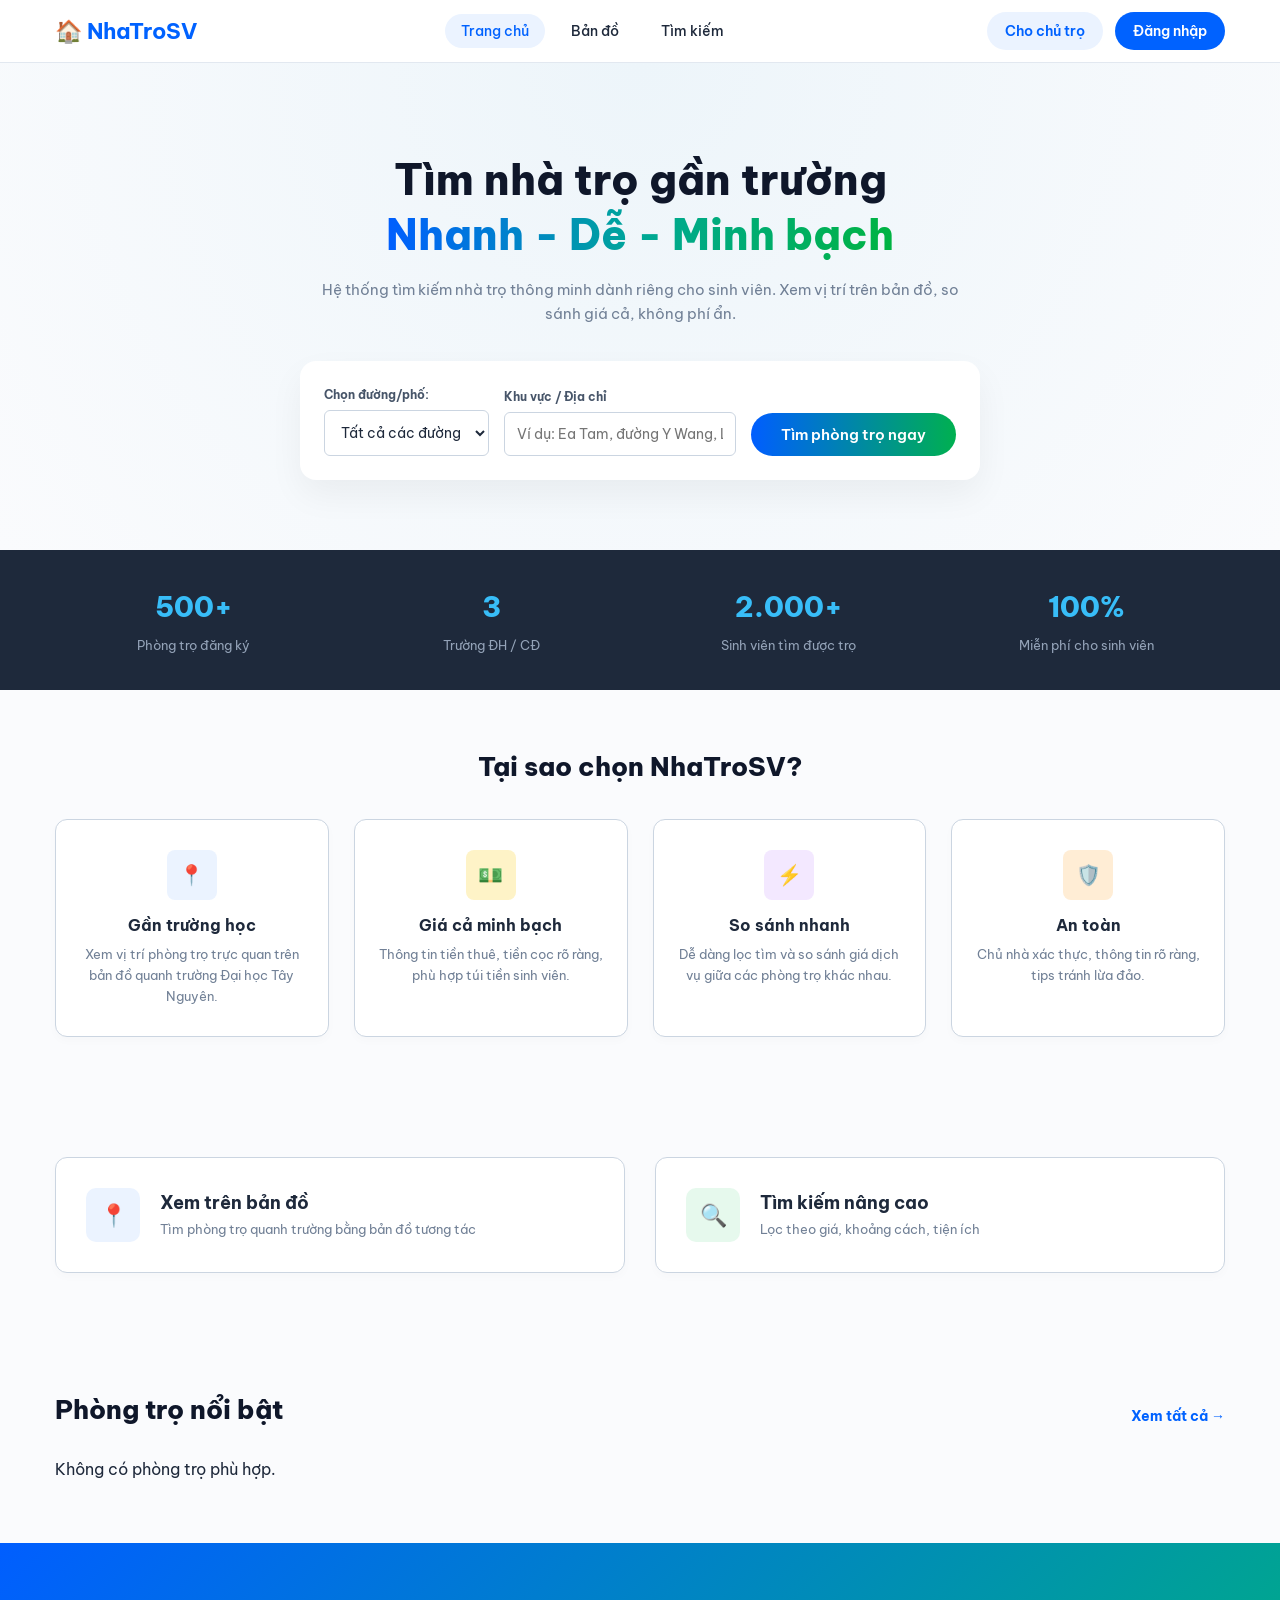
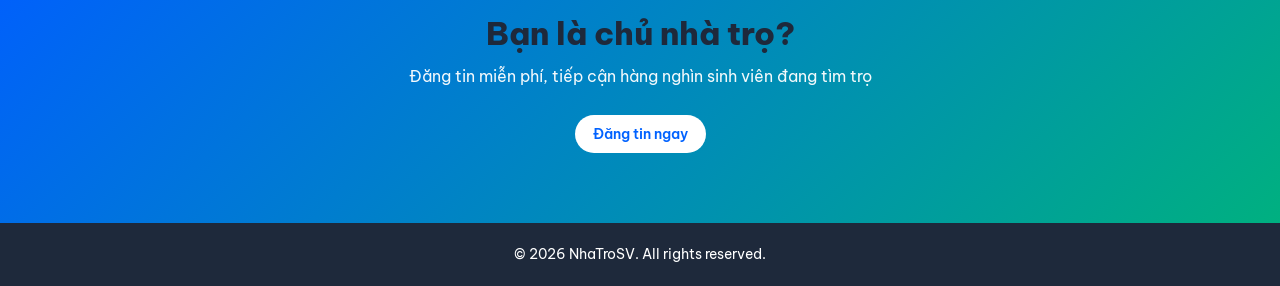
<file: index.html>
<!doctype html>
<html lang="vi">
<head>
    <meta charset="UTF-8">
    <title>NhaTroSV - Đại học Tây Nguyên</title>

    <!-- Fonts -->
    <link
      href="https://fonts.googleapis.com/css2?family=Be+Vietnam+Pro:wght@400;500;600;700&display=swap"
      rel="stylesheet"
    />

    <!-- CSS liên kết theo đúng thư mục của bạn -->
    <link rel="stylesheet" href="css/main.css" />

    <!-- jQuery cơ bản -->
    <script src="https://code.jquery.com/jquery-3.6.0.min.js"></script>

    <!-- JS -->
    <script src="js/main.js"></script>
    <script src="js/data.js"></script>
  </head>
  <body>
    <!-- ==================== HEADER ==================== -->
    <header class="dau-trang">
        <div class="khung-chua">
            <nav class="thanh-dieu-huong">
                <!-- Logo -->
                <a href="index.html" class="logo">
                    <span>🏠 NhaTroSV</span>
                </a>
                
                <!-- Menu -->
                <ul class="menu">
                    <li><a href="index.html" class="menu__link active">Trang chủ</a></li>
                    <li><a href="ban-do.html" class="menu__link">Bản đồ</a></li>
                    <li><a href="tim-kiem.html" class="menu__link">Tìm kiếm</a></li>
                </ul>
                
                <!-- Actions -->
                <div class="hanh-dong" id="vung-hanh-dong">
                    <a href="dang-tin.html" class="btn btn--landlord">Cho chủ trọ</a>
                    <a href="dang-nhap.html" class="btn btn--login">Đăng nhập</a>
                </div>
            </nav>
        </div>
    </header>

    <!-- ==================== HERO SECTION ==================== -->
    <section class="vung-dau">
      <div class="khung-chua">
        <div class="noi-dung-chinh">
          <h1 class="tieu-de-chinh">
            Tìm nhà trọ gần trường <br />
            <span class="chu-chuyen-sac">Nhanh - Dễ - Minh bạch</span>
          </h1>
          <p class="mo-ta-chinh">
            Hệ thống tìm kiếm nhà trọ thông minh dành riêng cho sinh viên. Xem
            vị trí trên bản đồ, so sánh giá cả, không phí ẩn.
          </p>

          <!-- Ô tìm kiếm nhanh -->
          <div class="tim-kiem-nhanh">
            <div class="truong-input">
              <label class="nhan-input">Chọn đường/phố:</label>
              <select id="chon-duong" class="input-select">
                <option value="all">Tất cả các đường</option>
                <option value="Y Wang">Đường Y Wang</option>
                <option value="Lê Duẩn">Đường Lê Duẩn</option>
                <option value="Giải Phóng">Đường Giải Phóng</option>
                <option value="Mai Thị Lựu">Đường Mai Thị Lựu</option>
                <option value="Nguyễn An Ninh">Đường Nguyễn An Ninh</option>
              </select>
            </div>

            <div class="truong-input truong-input--rong">
              <label class="nhan-input">Khu vực / Địa chỉ</label>
              <input
                type="text"
                id="nhap-hem"
                class="input-text"
                placeholder="Ví dụ: Ea Tam, đường Y Wang, Lê Duẩn..."
              />
            </div>

            <button id="btn-tim" class="btn btn--chinh btn--tim">
              Tìm phòng trọ ngay
            </button>
          </div>
        </div>
      </div>
    </section>

    <!-- ==================== THỐNG KÊ ==================== -->
    <section class="thong-ke">
      <div class="khung-chua">
        <div class="luoi-thong-ke">
          <div class="muc-thong-ke">
            <div class="so-lieu">500+</div>
            <div class="chu-thich">Phòng trọ đăng ký</div>
          </div>
          <div class="muc-thong-ke">
            <div class="so-lieu">3</div>
            <div class="chu-thich">Trường ĐH / CĐ</div>
          </div>
          <div class="muc-thong-ke">
            <div class="so-lieu">2.000+</div>
            <div class="chu-thich">Sinh viên tìm được trọ</div>
          </div>
          <div class="muc-thong-ke">
            <div class="so-lieu">100%</div>
            <div class="chu-thich">Miễn phí cho sinh viên</div>
          </div>
        </div>
      </div>
    </section>

    <!-- ==================== TÍNH NĂNG ==================== -->
    <section class="tinh-nang">
      <div class="khung-chua">
        <h2 class="tieu-de-phan">Tại sao chọn NhaTroSV?</h2>

        <div class="luoi-tinh-nang">
          <div class="the-tinh-nang">
            <div class="icon-tinh-nang icon-tinh-nang--xanh">📍</div>
            <h3 class="tieude-tinh-nang">Gần trường học</h3>
            <p class="mota-tinh-nang">
              Xem vị trí phòng trọ trực quan trên bản đồ quanh trường Đại học
              Tây Nguyên.
            </p>
          </div>

          <div class="the-tinh-nang">
            <div class="icon-tinh-nang icon-tinh-nang--vang">💵</div>
            <h3 class="tieude-tinh-nang">Giá cả minh bạch</h3>
            <p class="mota-tinh-nang">
              Thông tin tiền thuê, tiền cọc rõ ràng, phù hợp túi tiền sinh viên.
            </p>
          </div>

          <div class="the-tinh-nang">
            <div class="icon-tinh-nang icon-tinh-nang--tim">⚡</div>
            <h3 class="tieude-tinh-nang">So sánh nhanh</h3>
            <p class="mota-tinh-nang">
              Dễ dàng lọc tìm và so sánh giá dịch vụ giữa các phòng trọ khác
              nhau.
            </p>
          </div>

          <div class="the-tinh-nang">
            <div class="icon-tinh-nang icon-tinh-nang--cam">🛡️</div>
            <h3 class="tieude-tinh-nang">An toàn</h3>
            <p class="mota-tinh-nang">
              Chủ nhà xác thực, thông tin rõ ràng, tips tránh lừa đảo.
            </p>
          </div>
        </div>
      </div>
    </section>

    <!-- ==================== HÀNH ĐỘNG NHANH ==================== -->
    <section class="hanh-dong-nhanh">
      <div class="khung-chua">
        <div class="luoi-hanh-dong">
          <a href="ban-do.html" class="the-hanh-dong">
            <div class="icon-hanh-dong icon-hanh-dong--xanh">📍</div>
            <div class="noidung-hanh-dong">
              <h3>Xem trên bản đồ</h3>
              <p>Tìm phòng trọ quanh trường bằng bản đồ tương tác</p>
            </div>
          </a>

          <a href="tim-kiem.html" class="the-hanh-dong">
            <div class="icon-hanh-dong icon-hanh-dong--luc">🔍</div>
            <div class="noidung-hanh-dong">
              <h3>Tìm kiếm nâng cao</h3>
              <p>Lọc theo giá, khoảng cách, tiện ích</p>
            </div>
          </a>
        </div>
      </div>
    </section>

    <!-- ==================== TRỌ MỚI XUẤT HIỆN ==================== -->
    <section class="tro-moi">
        <div class="khung-chua">
            <div class="tieu-de-vung">
                <div class="ben-trai">
                    <h2 class="tieu-de-phan">Phòng trọ nổi bật</h2>
                </div>
                <a href="tim-kiem.html" class="xem-tat-ca">Xem tất cả →</a>
            </div>
            
            <!-- Thùng chứa danh sách phòng trọ nổi bật -->
            <div id="danh-sach-tro" class="luoi-phong"></div> 

            <!-- THẺ MẪU CARD PHÒNG TĨNH -->
            <template id="mau-card-phong">
                <a href="#" class="card-phong">
                    <div class="card-phong__khung-anh">
                        <div class="card-phong__nhan">Còn phòng</div>
                        <img class="card-phong__anh-that" src="" alt="ảnh phòng">
                        <div class="room-image-placeholder">Ảnh phòng trọ mẫu</div>
                    </div>
                    <div class="card-phong__noi-dung">
                        <h3 class="card-phong__tieu-de">Tiêu đề</h3>
                        <p class="card-phong__dia-chi">📍 Địa chỉ</p>
                        <div class="card-phong__thong-so">
                            <span class="card-phong-dien-tich">📐 0 m²</span>
                            <span class="card-phong-loai-phong">🚪 Phòng đơn</span>
                        </div>
                        <div class="card-phong__vach-ngan"></div>
                        <div class="card-phong__dong-gia">
                            <span class="card-phong__nhan-gia">Giá thuê:</span>
                            <strong class="card-phong__gia">0đ</strong>
                        </div>
                    </div>
                </a>
            </template>
        </div>

        <!-- Thùng chứa danh sách phòng - sẽ được render bằng JS -->
        <div id="danh-sach-tro" class="luoi-phong"></div>
      </div>
    </section>

    <!-- ==================== CTA ==================== -->
    <section class="goi-y">
      <div class="khung-chua">
        <div class="noi-dung-goi-y">
          <h2 class="tieu-de-goi-y">Bạn là chủ nhà trọ?</h2>
          <p class="mo-ta-goi-y">
            Đăng tin miễn phí, tiếp cận hàng nghìn sinh viên đang tìm trọ
          </p>
          <a href="dang-tin.html" class="btn btn--goi-y">Đăng tin ngay</a>
        </div>
      </div>
    </section>

    <!-- ==================== FOOTER ==================== -->
    <footer class="chan-trang">
      <div class="khung-chua">
        <p>&copy; 2026 NhaTroSV. All rights reserved.</p>
      </div>
    </footer>
  </body>
</html>
</file>
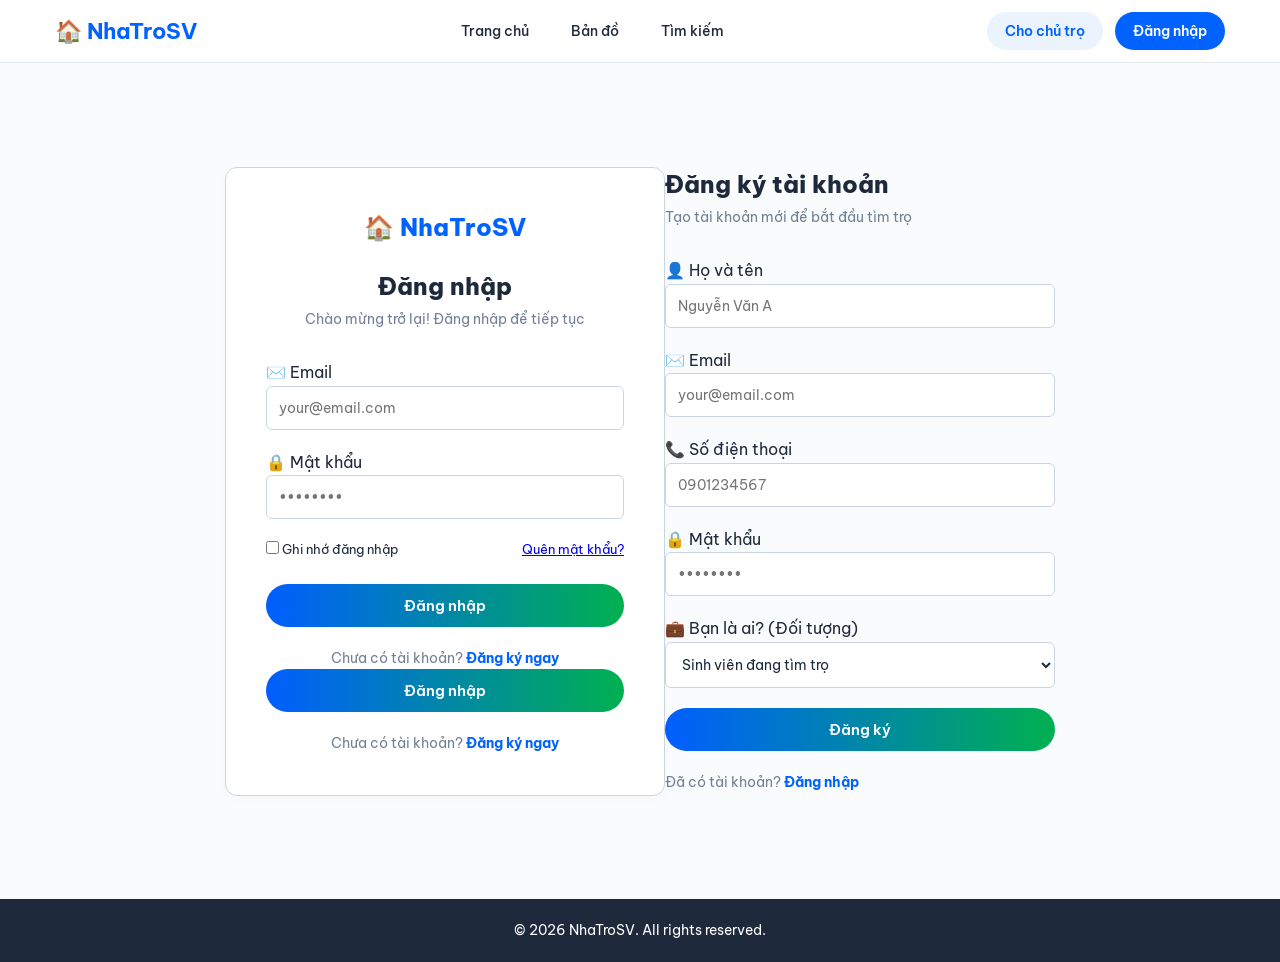
<file: dang-nhap.html>
<!doctype html>
<html lang="vi">
<head>
    <meta charset="UTF-8">
    <title>Đăng nhập & Đăng ký - NhaTroSV</title>

    <!-- Fonts -->
    <link
      href="https://fonts.googleapis.com/css2?family=Be+Vietnam+Pro:wght@400;500;600;700&display=swap"
      rel="stylesheet"
    />

    <!-- CSS liên kết theo đúng cấu trúc của bạn -->
    <link rel="stylesheet" href="css/base.css" />
    <link rel="stylesheet" href="css/layout.css" />
    <link rel="stylesheet" href="css/components.css" />
    <link rel="stylesheet" href="css/pages.css" />
    <link rel="stylesheet" href="css/main.css" />

    <!-- jQuery cơ bản -->
    <script src="https://code.jquery.com/jquery-3.6.0.min.js"></script>

    <!-- JS xử lý dữ liệu -->
    <script src="js/data.js"></script>
    <script src="js/main.js"></script>
  </head>
  <body>
    <!-- ==================== HEADER ==================== -->
    <header class="dau-trang">
      <div class="khung-chua">
        <nav class="thanh-dieu-huong">
          <!-- Logo -->
          <a href="index.html" class="logo">
            <span>🏠 NhaTroSV</span>
          </a>

          <!-- Menu -->
          <ul class="menu">
            <li><a href="index.html" class="menu__link">Trang chủ</a></li>
            <li><a href="ban-do.html" class="menu__link">Bản đồ</a></li>
            <li><a href="tim-kiem.html" class="menu__link">Tìm kiếm</a></li>
          </ul>

          <!-- Actions (Sẽ được JS tự động thay đổi khi đã đăng nhập) -->
          <div class="hanh-dong" id="vung-hanh-dong">
            <a href="dang-tin.html" class="btn btn--landlord">Cho chủ trọ</a>
            <a href="dang-nhap.html" class="btn btn--login active">Đăng nhập</a>
          </div>
        </nav>
      </div>
    </header>

    <!-- ==================== KHUNG CHỨA TÀI KHOẢN TRUNG TÂM ==================== -->
    <div class="trang-tai-khoan">
      <div class="khung-tai-khoan">
        <div class="logo-trung-tam">🏠 NhaTroSV</div>

        <!-- ==================== FORM 1: ĐĂNG NHẬP ==================== -->
        <div id="khung-dang-nhap">
          <h2 class="tieu-de-tai-khoan">Đăng nhập</h2>
          <p class="mo-ta-tai-khoan">
            Chào mừng trở lại! Đăng nhập để tiếp tục
          </p>

                <form id="form-dang-nhap-truc-tiep">
                    <div class="truong-nhap">
                        <label class="nhan-nhap">✉️ Email</label>
                        <input type="email" id="nhap-email" class="input-text" placeholder="your@email.com" required>
                    </div>
                    <div class="truong-nhap">
                        <label class="nhan-nhap">🔒 Mật khẩu</label>
                        <input type="password" id="nhap-mat-khau" class="input-text" placeholder="••••••••" required>
                    </div>

                    <div class="ghi-nho-nhom">
                        <label class="ghi-nho-nhan">
                            <input type="checkbox"> Ghi nhớ đăng nhập
                        </label>
                        <a href="#" class="quen-mat-khau" onclick="alert('Tính năng đang phát triển!'); return false;">Quên mật khẩu?</a>
                    </div>

                    <button type="submit" class="btn btn--chinh btn--dang-nhap">Đăng nhập</button>
                </form>

                <p class="lien-ket-chuyen">Chưa có tài khoản? <a href="#" id="link-sang-dang-ky">Đăng ký ngay</a></p>
            </div>

            <!-- ==================== FORM 2: ĐĂNG KÝ (MẶC ĐỊNH ẨN BẰNG CLASS AN) ==================== -->
            <div id="khung-dang-ky">
                <h2 class="tieu-de-tai-khoan">Đăng ký tài khoản</h2>
                <p class="mo-ta-tai-khoan">Tạo tài khoản mới để bắt đầu tìm trọ</p>

                <form id="form-dang-ky-truc-tiep">
                    <div class="truong-nhap">
                        <label class="nhan-nhap">👤 Họ và tên</label>
                        <input type="text" id="ky-ten" class="input-text" placeholder="Nguyễn Văn A" required>
                    </div>

                    <div class="truong-nhap">
                        <label class="nhan-nhap">✉️ Email</label>
                        <input type="email" id="ky-email" class="input-text" placeholder="your@gmail.com" required>
                    </div>

                    <div class="truong-nhap">
                        <label class="nhan-nhap">📞 Số điện thoại</label>
                        <input type="text" id="ky-sodt" class="input-text" placeholder="0901234567" required>
                    </div>

                    <div class="truong-nhap">
                        <label class="nhan-nhap">🔒 Mật khẩu</label>
                        <input type="password" id="ky-mat-khau" class="input-text" placeholder="••••••••" required>
                    </div>

                    <!-- NÚT CHỌN ĐỐI TƯỢNG ĐĂNG KÝ: SINH VIÊN / CHỦ TRỌ -->
                    <div class="truong-nhap">
                        <label class="nhan-nhap">💼 Bạn là ai? (Đối tượng)</label>
                        <select id="ky-vai-tro" class="input-select">
                            <option value="student">Sinh viên đang tìm trọ</option>
                            <option value="landlord">Chủ nhà trọ cho thuê</option>
                        </select>
                    </div>

                    <button type="submit" class="btn btn--chinh btn-dang-ky-moi">Đăng ký</button>
                </form>

                <p class="lien-ket-chuyen">Đã có tài khoản? <a href="#" id="link-sang-dang-nhap">Đăng nhập</a></p>
            </div>

            <button type="submit" class="btn btn--chinh btn--dang-nhap">
              Đăng nhập
            </button>
          </form>

          <p class="lien-ket-chuyen">
            Chưa có tài khoản?
            <a href="#" id="link-sang-dang-ky">Đăng ký ngay</a>
          </p>
        </div>

        <!-- ==================== FORM 2: ĐĂNG KÝ (MẶC ĐỊNH ẨN BẰNG CLASS AN) ==================== -->
        <div id="khung-dang-ky">
          <h2 class="tieu-de-tai-khoan">Đăng ký tài khoản</h2>
          <p class="mo-ta-tai-khoan">Tạo tài khoản mới để bắt đầu tìm trọ</p>

          <form id="form-dang-ky-truc-tiep">
            <div class="truong-nhap">
              <label class="nhan-nhap">👤 Họ và tên</label>
              <input
                type="text"
                id="ky-ten"
                class="input-text"
                placeholder="Nguyễn Văn A"
                required
              />
            </div>

            <div class="truong-nhap">
              <label class="nhan-nhap">✉️ Email</label>
              <input
                type="email"
                id="ky-email"
                class="input-text"
                placeholder="your@email.com"
                required
              />
            </div>

            <div class="truong-nhap">
              <label class="nhan-nhap">📞 Số điện thoại</label>
              <input
                type="text"
                id="ky-sodt"
                class="input-text"
                placeholder="0901234567"
                required
              />
            </div>

            <div class="truong-nhap">
              <label class="nhan-nhap">🔒 Mật khẩu</label>
              <input
                type="password"
                id="ky-mat-khau"
                class="input-text"
                placeholder="••••••••"
                required
              />
            </div>

            <!-- NÚT CHỌN ĐỐI TƯỢNG ĐĂNG KÝ: SINH VIÊN / CHỦ TRỌ -->
            <div class="truong-nhap">
              <label class="nhan-nhap">💼 Bạn là ai? (Đối tượng)</label>
              <select id="ky-vai-tro" class="input-select">
                <option value="student">Sinh viên đang tìm trọ</option>
                <option value="landlord">Chủ nhà trọ cho thuê</option>
              </select>
            </div>

            <button type="submit" class="btn btn--chinh btn-dang-ky-moi">
              Đăng ký
            </button>
          </form>

          <p class="lien-ket-chuyen">
            Đã có tài khoản? <a href="#" id="link-sang-dang-nhap">Đăng nhập</a>
          </p>
        </div>
      </div>
    </div>
    <footer class="chan-trang">
        <div class="khung-chua">
            <p>&copy; 2026 NhaTroSV. All rights reserved.</p>
        </div>
</body>
</html>
</file>
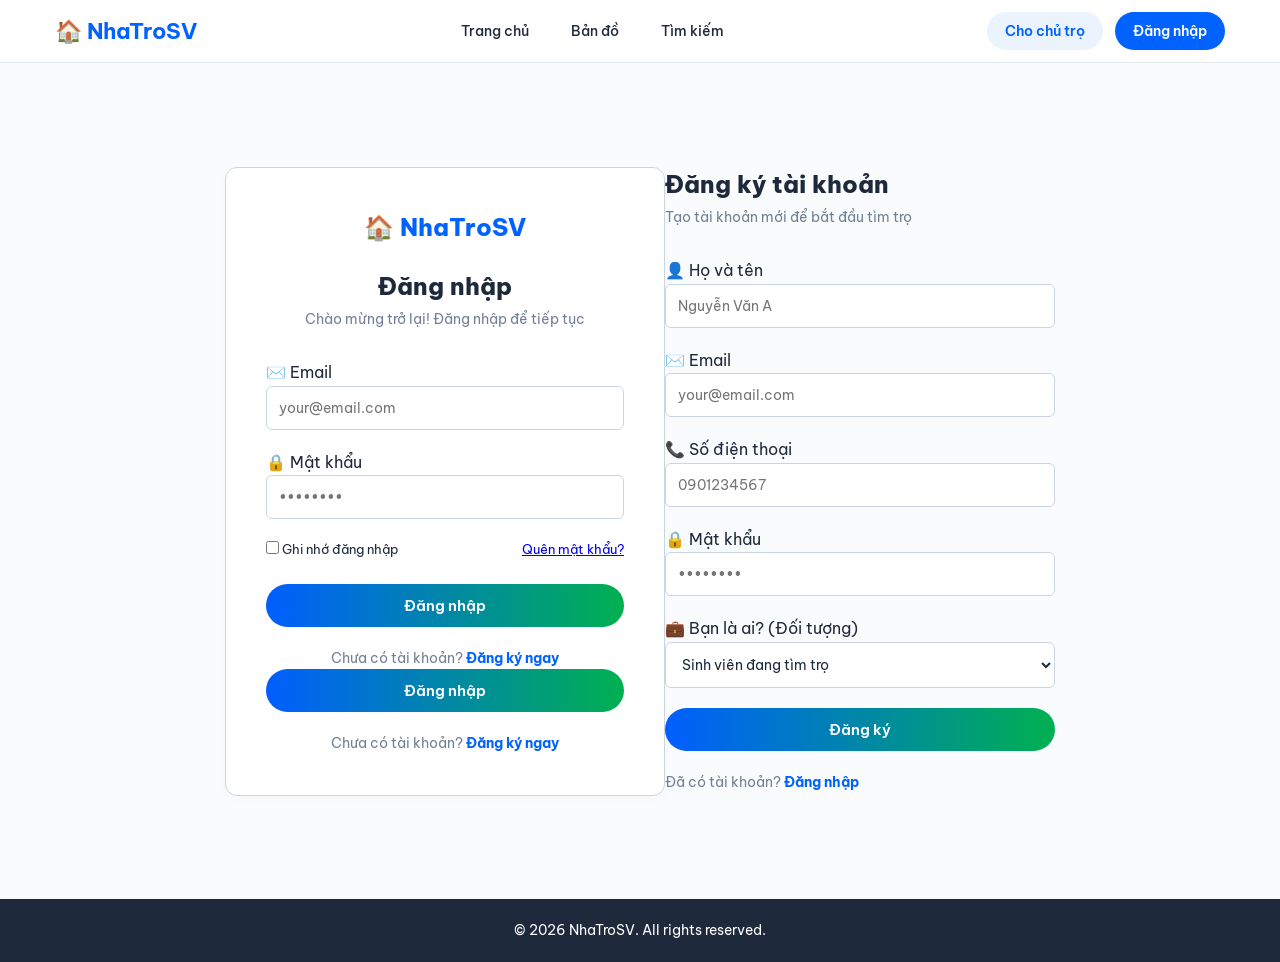
<file: dang-tin.html>
<!doctype html>
<html lang="vi">
  <head>
    <meta charset="UTF-8" />
    <title>Đăng tin cho thuê phòng trọ - NhaTroSV</title>

    <!-- Fonts -->
    <link
      href="https://fonts.googleapis.com/css2?family=Be+Vietnam+Pro:wght@400;500;600;700&display=swap"
      rel="stylesheet"
    />

    <!-- CSS liên kết theo đúng cấu trúc của bạn -->
    <link rel="stylesheet" href="css/base.css" />
    <link rel="stylesheet" href="css/layout.css" />
    <link rel="stylesheet" href="css/components.css" />
    <link rel="stylesheet" href="css/pages.css" />
    <link rel="stylesheet" href="css/main.css" />

    <!-- jQuery online chuẩn -->
    <script src="https://code.jquery.com/jquery-3.6.0.min.js"></script>

    <!-- JS xử lý dữ liệu -->
    <script src="js/data.js"></script>
    <script src="js/main.js"></script>
  </head>
  <body>
    <!-- ==================== HEADER ==================== -->
    <header class="dau-trang">
      <div class="khung-chua">
        <nav class="thanh-dieu-huong">
          <!-- Logo -->
          <a href="index.html" class="logo">
            <span>🏠 NhaTroSV</span>
          </a>

          <!-- Menu -->
          <ul class="menu">
            <li><a href="index.html" class="menu__link">Trang chủ</a></li>
            <li><a href="ban-do.html" class="menu__link">Bản đồ</a></li>
            <li><a href="tim-kiem.html" class="menu__link">Tìm kiếm</a></li>
          </ul>

          <!-- Actions -->
          <div class="hanh-dong" id="vung-hanh-dong">
            <a href="dang-tin.html" class="btn btn--landlord active"
              >Đăng tin trọ</a
            >
            <a href="dang-nhap.html" class="btn btn--login">Đăng nhập</a>
          </div>
        </nav>
      </div>
    </header>

    <!-- ==================== KHUNG ĐĂNG TIN THIẾT KẾ CHUẨN ==================== -->
    <div class="trang-dang-tin">
      <div class="khung-chua-nho">
        <h1 class="tieu-de-trang">Đăng tin cho thuê phòng trọ</h1>
        <p class="mo-ta-trang" style="text-align: center">
          Miễn phí - Tiếp cận hàng nghìn sinh viên ĐH Tây Nguyên
        </p>

        <!-- Toàn bộ các trường nhập được bao bọc gọn trong một khung Card trắng bo góc giống ảnh mẫu -->
        <form id="form-dang-tin" class="form-dang-tin">
          <!-- KHỐI 1: THÔNG TIN CƠ BẢN -->
          <div class="dau-khung-nhap">
            <span class="emoji-khoi">📄</span>
            <div>
              <h3>Thông tin cơ bản</h3>
              <p>Mô tả phòng trọ của bạn</p>
            </div>
          </div>

          <div class="nhom-truong">
            <label class="nhan-form">Tiêu đề tin đăng *</label>
            <input
              type="text"
              id="dang-tieu-de"
              class="input-text"
              placeholder="VD: Phòng trọ cao cấp gần ĐH Tây Nguyên"
              required
            />
          </div>

          <div class="nhom-truong">
            <label class="nhan-form">Đường phố (Khu vực Ea Tam) *</label>
            <select id="dang-duong" class="input-select">
              <option value="Y Wang">Đường Y Wang</option>
              <option value="Lê Duẩn">Đường Lê Duẩn</option>
              <option value="Giải Phóng">Đường Giải Phóng</option>
              <option value="Mai Thị Lựu">Đường Mai Thị Lựu</option>
              <option value="Nguyễn An Ninh">Đường Nguyễn An Ninh</option>
            </select>
          </div>

          <div class="nhom-truong">
            <label class="nhan-form">Địa chỉ chi tiết *</label>
            <input
              type="text"
              id="dang-dia-chi"
              class="input-text"
              placeholder="VD: 112 Y Wang, Ea Tam, Buôn Ma Thuột"
              required
            />
          </div>

          <!-- TRƯỜNG TẢI ẢNH BẮT BUỘC ĐÃ ĐƯỢC CHUẨN HÓA GIAO DIỆN -->
          <div class="nhom-truong">
            <label class="nhan-form"
              >Tải ảnh thực tế phòng trọ từ thiết bị *</label
            >
            <input
              type="file"
              id="dang-anh"
              class="input-text"
              accept="image/*"
              required
            />
          </div>

          <div class="hai-cot">
            <div class="nhom-truong">
              <label class="nhan-form">Diện tích (m²) *</label>
              <input
                type="number"
                id="dang-dien-tich"
                class="input-text"
                placeholder="Ví dụ: 25"
                required
              />
            </div>
            <div class="nhom-truong">
              <label class="nhan-form">Loại phòng *</label>
              <select id="dang-loai-phong" class="input-select">
                <option value="single">Phòng đơn</option>
                <option value="double">Phòng đôi</option>
                <option value="dormitory">Ký túc xá</option>
              </select>
            </div>
          </div>

          <!-- KHỐI 2: GIÁ CẢ & CHI PHÍ -->
          <div class="dau-khung-nhap" style="margin-top: 40px">
            <span class="emoji-khoi">💵</span>
            <div>
              <h3>Giá cả và chi phí</h3>
              <p>Thông tin chi phí thuê minh bạch</p>
            </div>
          </div>
          <!-- KHỐI 2B: CHI PHÍ DỊCH VỤ (TÙY CHỌN) -->
          <div class="dau-khung-nhap" style="margin-top: 40px">
            <span class="emoji-khoi">⚡</span>
            <div>
              <h3>Chi phí dịch vụ (tùy chọn)</h3>
              <p>Để trống nếu không thu thêm</p>
            </div>
          </div>
          <div class="hai-cot">
            <div class="nhom-truong">
              <label class="nhan-form">Tiền điện (đ/kWh)</label>
              <input
                type="number"
                id="dang-gia-dien"
                class="input-text"
                placeholder="VD: 3500"
              />
            </div>
            <div class="nhom-truong">
              <label class="nhan-form">Tiền nước (đ/tháng)</label>
              <input
                type="number"
                id="dang-gia-nuoc"
                class="input-text"
                placeholder="VD: 100000"
              />
            </div>
          </div>
          <div class="hai-cot">
            <div class="nhom-truong">
              <label class="nhan-form">Tiền wifi (đ/tháng)</label>
              <input
                type="number"
                id="dang-gia-wifi"
                class="input-text"
                placeholder="VD: 100000"
              />
            </div>
          </div>
          <div class="hai-cot">
            <div class="nhom-truong">
              <label class="nhan-form">Giá thuê (đồng/tháng) *</label>
              <input
                type="number"
                id="dang-gia"
                class="input-text"
                placeholder="VD: 1500000"
                required
              />
            </div>
            <div class="nhom-truong">
              <label class="nhan-form">Tiền cọc (đồng) *</label>
              <input
                type="number"
                id="dang-coc"
                class="input-text"
                placeholder="VD: 1000000"
                required
              />
            </div>
          </div>

          <div class="nhom-truong">
            <label class="nhan-form">Tiện ích sẵn có:</label>
            <div class="nhom-hop-kiem" style="margin-top: 10px">
              <label class="nhan-hop-kiem">
                <input type="checkbox" value="wifi" class="tien-ich-dang" />
                Wifi miễn phí
              </label>
              <label class="nhan-hop-kiem">
                <input type="checkbox" value="may_giat" class="tien-ich-dang" />
                Máy giặt dùng chung
              </label>
              <label class="nhan-hop-kiem">
                <input type="checkbox" value="gac_lung" class="tien-ich-dang" />
                Có gác lửng
              </label>
            </div>
          </div>

          <div class="nhom-truong" style="margin-top: 20px">
            <label class="nhan-form">Số phòng trống hiện có *</label>
            <input
              type="number"
              id="dang-so-luong"
              class="input-text"
              placeholder="VD: 3"
              required
            />
          </div>

          <!-- Nút Đăng tin nổi bật ở cuối hộp -->
          <div class="nhom-nut-gui">
            <button type="submit" class="btn btn--chinh btn--tim">
              Đăng tin phòng trọ ngay
            </button>
          </div>
        </form>
      </div>
    </div>
    <footer class="chan-trang">
      <div class="khung-chua">
        <p>&copy; 2026 NhaTroSV. All rights reserved.</p>
      </div>
    </footer>
  </body>
</html>
</file>
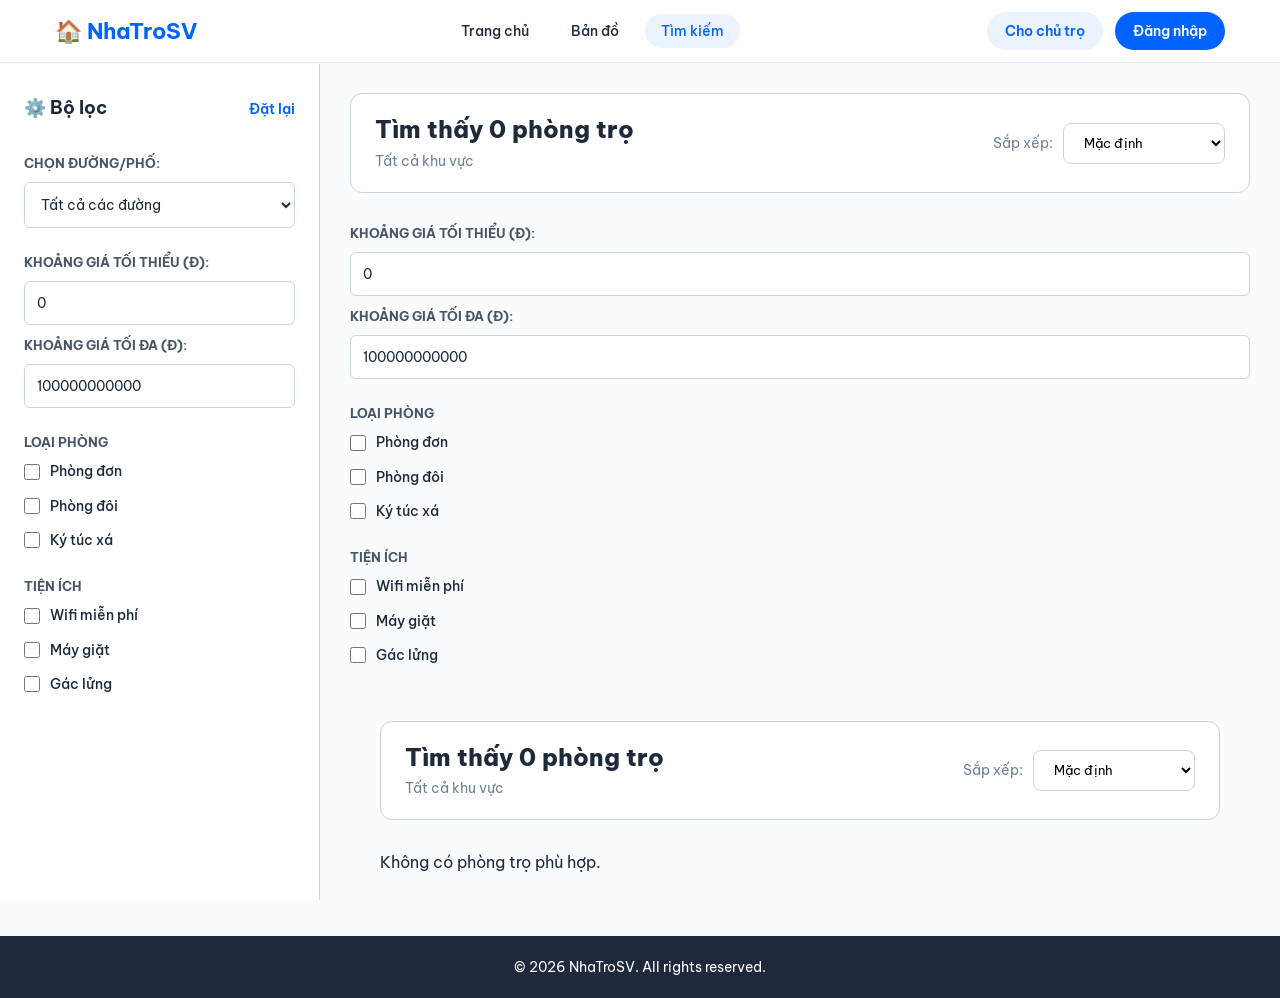
<file: tim-kiem.html>
<!doctype html>
<html lang="vi">
  <head>
    <meta charset="UTF-8" />
    <title>Tìm kiếm phòng trọ - NhaTroSV</title>

    <!-- Fonts -->
    <link href="https://fonts.googleapis.com/css2?family=Be+Vietnam+Pro:wght@400;500;600;700&display=swap" rel="stylesheet">
    <link rel="stylesheet" href="css/main.css">
    <script src="https://code.jquery.com/jquery-3.6.0.min.js"></script>
    <script src="js/data.js"></script>
    <script src="js/main.js"></script>
  </head>
  <body>
    <!-- ==================== HEADER ==================== -->
    <header class="dau-trang">
        <div class="khung-chua">
            <nav class="thanh-dieu-huong">
                <!-- Logo -->
                <a href="index.html" class="logo">
                    <span>🏠 NhaTroSV</span>
                </a>
                
                <!-- Menu -->
                <ul class="menu">
                    <li><a href="index.html" class="menu__link">Trang chủ</a></li>
                    <li><a href="ban-do.html" class="menu__link">Bản đồ</a></li>
                    <li><a href="tim-kiem.html" class="menu__link active">Tìm kiếm</a></li>
                </ul>
                
                <!-- Actions -->
                <div class="hanh-dong" id="vung-hanh-dong">
                    <a href="dang-tin.html" class="btn btn--landlord">Cho chủ trọ</a>
                    <a href="dang-nhap.html" class="btn btn--login">Đăng nhập</a>
                </div>
            </nav>
        </div>
    </header>

    <!-- ==================== TRANG TÌM KIẾM CHÍNH ==================== -->
    <div class="trang-tim-kiem">
      <!-- 1. Thanh lọc bên trái (Sidebar) -->
      <aside class="thanh-loc">
        <div class="dau-loc">
          <div class="tieu-de-loc">⚙️ Bộ lọc</div>
          <button id="nut-dat-lai" class="nut-dat-lai">Đặt lại</button>
        </div>

        <!-- Lọc theo Đường/Phố (ĐÃ CẬP NHẬT) -->
        <div class="nhom-loc">
          <label class="nhan-loc">Chọn đường/phố:</label>
          <select id="chon-duong" class="input-select">
            <option value="all">Tất cả các đường</option>
            <option value="Y Wang">Đường Y Wang</option>
            <option value="Lê Duẩn">Đường Lê Duẩn</option>
            <option value="Giải Phóng">Đường Giải Phóng</option>
            <option value="Mai Thị Lựu">Đường Mai Thị Lựu</option>
            <option value="Nguyễn An Ninh">Đường Nguyễn An Ninh</option>
          </select>
        </div>

        <!-- Lọc theo Khoảng giá -->
        <div class="nhom-loc">
          <label class="nhan-loc">Khoảng giá tối thiểu (đ):</label>
          <input type="number" id="loc-gia-thap" class="input-text" value="0" />

          <label class="nhan-loc" style="margin-top: 10px"
            >Khoảng giá tối đa (đ):</label
          >
          <input
            type="number"
            id="loc-gia-cao"
            class="input-text"
            value="100000000000"
          />
        </div>

        <!-- Lọc theo Loại phòng -->
        <div class="nhom-loc">
          <label class="nhan-loc">Loại phòng</label>
          <div class="nhom-hop-kiem">
            <label class="nhan-hop-kiem">
              <input type="checkbox" value="single" class="loc-loai-phong" />
              Phòng đơn
            </label>
            <label class="nhan-hop-kiem">
              <input type="checkbox" value="double" class="loc-loai-phong" />
              Phòng đôi
            </label>
            <label class="nhan-hop-kiem">
              <input type="checkbox" value="dormitory" class="loc-loai-phong" />
              Ký túc xá
            </label>
          </div>
        </div>

        <!-- Lọc theo Tiện ích -->
        <div class="nhom-loc">
          <label class="nhan-loc">Tiện ích</label>
          <div class="nhom-hop-kiem">
            <label class="nhan-hop-kiem">
              <input type="checkbox" value="wifi" class="loc-tien-ich" /> Wifi
              miễn phí
            </label>
            <label class="nhan-hop-kiem">
              <input type="checkbox" value="may_giat" class="loc-tien-ich" />
              Máy giặt
            </label>
            <label class="nhan-hop-kiem">
              <input type="checkbox" value="gac_lung" class="loc-tien-ich" />
              Gác lửng
            </label>
          </div>
        </div>
      </aside>

      <!-- 2. Nội dung hiển thị kết quả bên phải -->
      <main class="noi-dung-ket-qua">
        <div class="khung-ket-qua">
          <div class="thong-tin-ket-qua">
            <div>
              <h1 id="so-luong-phong" class="tieu-de-ket-qua">
                Tìm thấy 0 phòng trọ
              </h1>
              <p class="khu-vuc-ket-qua">Tất cả khu vực</p>
            </div>
          </div>

          <div class="thanh-sap-xep">
            <span class="nhan-sap-xep">Sắp xếp:</span>
            <select id="sap-xep" class="sap-xep-select">
              <option value="mac-dinh">Mặc định</option>
              <option value="gia-tang">Giá thấp đến cao</option>
              <option value="gia-giam">Giá cao đến thấp</option>
            </select>
          </div>
        </div>

            <!-- Lọc theo Khoảng giá -->
            <div class="nhom-loc">
                <label class="nhan-loc">Khoảng giá tối thiểu (đ):</label>
                <input type="number" id="loc-gia-thap" class="input-text" value="0">
                
                <label class="nhan-loc" style="margin-top: 10px;">Khoảng giá tối đa (đ):</label>
                <input type="number" id="loc-gia-cao" class="input-text" value="100000000000">
            </div>

            <!-- Lọc theo Loại phòng -->
            <div class="nhom-loc">
                <label class="nhan-loc">Loại phòng</label>
                <div class="nhom-hop-kiem">
                    <label class="nhan-hop-kiem">
                        <input type="checkbox" value="single" class="loc-loai-phong"> Phòng đơn
                    </label>
                    <label class="nhan-hop-kiem">
                        <input type="checkbox" value="double" class="loc-loai-phong"> Phòng đôi
                    </label>
                    <label class="nhan-hop-kiem">
                        <input type="checkbox" value="dormitory" class="loc-loai-phong"> Ký túc xá
                    </label>
                </div>
            </div>

            <!-- Lọc theo Tiện ích -->
            <div class="nhom-loc">
                <label class="nhan-loc">Tiện ích</label>
                <div class="nhom-hop-kiem">
                    <label class="nhan-hop-kiem">
                        <input type="checkbox" value="wifi" class="loc-tien-ich"> Wifi miễn phí
                    </label>
                    <label class="nhan-hop-kiem">
                        <input type="checkbox" value="may_giat" class="loc-tien-ich"> Máy giặt
                    </label>
                    <label class="nhan-hop-kiem">
                        <input type="checkbox" value="gac_lung" class="loc-tien-ich"> Gác lửng
                    </label>
                </div>
            </div>
        </aside>

        <!-- 2. Nội dung hiển thị kết quả bên phải -->
        <main class="noi-dung-ket-qua">
            <div class="khung-ket-qua">
                <div class="thong-tin-ket-qua">
                    <div>
                        <h1 id="so-luong-phong" class="tieu-de-ket-qua">Tìm thấy 0 phòng trọ</h1>
                        <p class="khu-vuc-ket-qua">Tất cả khu vực</p>
                    </div>
                </div>

                <div class="thanh-sap-xep">
                    <span class="nhan-sap-xep">Sắp xếp:</span>
                    <select id="sap-xep" class="sap-xep-select">
                        <option value="mac-dinh">Mặc định</option>
                        <option value="gia-tang">Giá thấp đến cao</option>
                        <option value="gia-giam">Giá cao đến thấp</option>
                    </select>
                </div>
            </div>

            <!-- Thùng chứa danh sách phòng trọ nổi bật -->
            <div id="danh-sach-tim-kiem" class="luoi-phong"></div> 
            <!-- THẺ MẪU CARD PHÒNG TĨNH -->
            <template id="mau-card-phong">
                <a href="#" class="card-phong">
                    <div class="card-phong__khung-anh">
                        <div class="card-phong__nhan">Còn phòng</div>
                        <img class="card-phong__anh-that" src="" alt="ảnh phòng">
                        <div class="room-image-placeholder">Ảnh phòng trọ mẫu</div>
                    </div>
                    <div class="card-phong__noi-dung">
                        <h3 class="card-phong__tieu-de">Tiêu đề</h3>
                        <p class="card-phong__dia-chi">📍 Địa chỉ</p>
                        <div class="card-phong__thong-so">
                            <span class="card-phong-dien-tich">📐 0 m²</span>
                            <span class="card-phong-loai-phong">🚪 Phòng đơn</span>
                        </div>
                        <div class="card-phong__vach-ngan"></div>
                        <div class="card-phong__dong-gia">
                            <span class="card-phong__nhan-gia">Giá thuê:</span>
                            <strong class="card-phong__gia">0đ</strong>
                        </div>
                    </div>
                </a>
            </template>
        </main>
    </div>
    <footer class="chan-trang">
        <div class="khung-chua">
            <p>&copy; 2026 NhaTroSV. All rights reserved.</p>
        </div>
    </footer>
</body>
</html>
</file>
<file: css/main.css>
@import url('base.css');
@import url('layout.css');
@import url('components.css');
@import url('pages.css');
</file>
<file: css/base.css>
/* ---------- VARIABLES & RESET ---------- */
:root {
  --mau-chu-dao: #0062ff;
  --mau-chu-dao-hover: #0052d4;
  --mau-chu-text: #1e293b;
  --mau-chu-phu: #718096;
  --nen-nhap: #f8fafc;
  --nen-trang: #ffffff;
  --mau-vien: #cbd5e1;
  --chuyen-sac-nut: linear-gradient(to right, #005eff, #00b050);
  --chuyen-sac-cta: linear-gradient(135deg, #005eff, #00b080);
  --bo-goc-nho: 6px;
  --bo-goc-trung: 12px;
  --bo-goc-lon: 20px;
  --do-bong-nhe: 0 4px 10px rgba(0, 0, 0, 0.02);
  --do-bong-dam: 0 10px 25px rgba(0, 0, 0, 0.05);
}

* {
  box-sizing: border-box;
  margin: 0;
  padding: 0;
  font-family: "Be Vietnam Pro", sans-serif;
}

body {
  background-color: #fafbfd;
  color: var(--mau-chu-text);
  line-height: 1.6;
}

h1,
h2,
h3,
h4,
h5,
h6 {
  font-weight: 700;
  color: var(--mau-chu-text);
  line-height: 1.3;
}
h1 {
  font-size: 32px;
  text-align: center;
}
h2 {
  font-size: 24px;
}
h3 {
  font-size: 18px;
}
.an {
  display: none !important;
}
</file>
<file: css/layout.css>
/* ---------- LAYOUT & CONTAINER ---------- */
.khung-chua {
  width: 100%;
  max-width: 1200px;
  margin: 0 auto;
  padding: 0 15px;
}

/* Header */
.dau-trang {
  background-color: var(--nen-trang);
  border-bottom: 1px solid #e2e8f0;
  position: sticky;
  top: 0;
  z-index: 1000;
}
.thanh-dieu-huong {
  display: flex;
  justify-content: space-between;
  align-items: center;
  padding: 12px 0;
}
.logo {
  display: flex;
  align-items: center;
  gap: 8px;
  font-size: 22px;
  font-weight: 700;
  color: var(--mau-chu-dao);
  text-decoration: none;
}
.menu {
  display: flex;
  list-style: none;
  gap: 10px;
  align-items: center;
}
.menu__link {
  text-decoration: none;
  color: var(--mau-chu-text);
  font-size: 14px;
  font-weight: 500;
  padding: 8px 16px;
  border-radius: 20px;
  transition: all 0.2s;
}
.menu__link:hover,
.menu__link.active {
  color: var(--mau-chu-dao);
  background-color: #ebf3ff;
}
.hanh-dong {
  display: flex;
  gap: 12px;
  align-items: center;
}
.user-profile-header {
  position: relative;
  display: flex;
  align-items: center;
  gap: 10px;
}
.user-avatar {
  width: 38px;
  height: 38px;
  border-radius: 50%;
  background-color: var(--mau-chu-dao);
  color: #fff;
  font-weight: 700;
  display: flex;
  align-items: center;
  justify-content: center;
  cursor: pointer;
  border: 2px solid #c7dcff;
  overflow: hidden;
  text-decoration: none;
}
.user-avatar img {
  width: 100%;
  height: 100%;
  object-fit: cover;
}

/* Footer */
.chan-trang {
  background-color: #1e293b;
  color: white;
  text-align: center;
  padding: 20px;
  font-size: 14px;
}

/* ---------- RESPONSIVE (Mobile) ---------- */
@media (max-width: 768px) {
  .thanh-dieu-huong {
    flex-wrap: wrap;
  }
  .menu {
    order: 3;
    width: 100%;
    justify-content: center;
    margin-top: 10px;
  }
  .khung-chua {
    padding: 0 12px;
  }
}
@media (max-width: 992px) {
  .thanh-dieu-huong {
    position: relative;
  }

  .nut-menu {
    display: block !important;
    background: none;
    border: none;
    font-size: 24px;
    cursor: pointer;
    color: var(--mau-chu-text);
  }

  .menu {
    display: none; /* Mặc định ẩn để toggle slide */
    position: absolute;
    top: 100%;
    left: 0;
    right: 0;
    background-color: var(--nen-trang);
    flex-direction: column;
    padding: 15px;
    border: 1px solid var(--mau-vien);
    border-radius: var(--bo-goc-trung);
    box-shadow: var(--do-bong-dam);
    z-index: 100;
    gap: 10px;
  }

  .menu__link {
    display: block;
    width: 100%;
    text-align: left;
  }
}
</file>
<file: css/components.css>
/* ---------- BUTTONS (chung) ---------- */
.btn,
.btn-giao-tiep {
  display: inline-flex;
  align-items: center;
  justify-content: center;
  gap: 8px;
  text-decoration: none;
  border: none;
  cursor: pointer;
  transition: all 0.2s;
}
.btn {
  padding: 8px 18px;
  border-radius: 20px;
  font-size: 14px;
  font-weight: 600;
}
.btn--landlord {
  background-color: #ebf3ff;
  color: var(--mau-chu-dao);
}
.btn--landlord:hover {
  background-color: #d6e7ff;
}
.btn--login {
  background: var(--mau-chu-dao);
  color: var(--nen-trang);
}
.btn--login:hover {
  background-color: var(--mau-chu-dao-hover);
}
.btn--chinh,
.btn-giao-tiep--phone {
  background: var(--chuyen-sac-nut);
  color: var(--nen-trang);
  border-radius: 30px;
  padding: 12px 30px;
  font-size: 15px;
}
.btn--goi-y {
  background-color: var(--nen-trang);
  color: var(--mau-chu-dao);
}
.btn-giao-tiep {
  width: 100%;
  padding: 12px;
  border-radius: 8px;
  font-weight: 700;
}
.btn-giao-tiep--nhan-tin {
  background: white;
  color: var(--mau-chu-dao);
  border: 2px solid var(--mau-chu-dao);
}
.btn-giao-tiep--dat-lich {
  background: white;
  color: var(--mau-chu-text);
  border: 1px solid var(--mau-vien);
}

/* ---------- INPUTS & SELECTS ---------- */
.input-text,
.input-select,
.thong-tin__o-nhap {
  width: 100%;
  padding: 12px;
  border: 1px solid var(--mau-vien);
  border-radius: 6px;
  font-size: 14px;
  background-color: var(--nen-trang);
  outline: none;
  color: var(--mau-chu-text);
  transition: border-color 0.2s;
}
.input-text:focus,
.input-select:focus,
.thong-tin__o-nhap:focus {
  border-color: var(--mau-chu-dao);
}
input[type="file"].input-text {
  padding: 10px;
  background-color: var(--nen-nhap);
  cursor: pointer;
}
.nhan-input,
.nhan-form,
.thong-tin__nhan {
  font-size: 12px;
  font-weight: 700;
  color: #475569;
  display: block;
  margin-bottom: 6px;
}

/* ---------- CARD CHUNG (thẻ trắng bo góc) ---------- */
.the-tinh-nang,
.the-hanh-dong,
.hop-thong-tin-phu,
.the-lien-he,
.the-chi-tiet,
.form-dang-tin,
.khung-tai-khoan,
.khung-thong-tin {
  background-color: var(--nen-trang);
  border-radius: 12px;
  border: 1px solid var(--mau-vien);
  box-shadow: var(--do-bong-nhe);
  padding: 1px 25px;  
}

/* Thẻ tính năng */
.the-tinh-nang,
.hop-thong-tin-phu {
  padding: 30px 20px;
  text-align: center;
}
.icon-tinh-nang {
  width: 50px;
  height: 50px;
  border-radius: 8px;
  display: flex;
  align-items: center;
  justify-content: center;
  font-size: 20px;
  margin: 0 auto 15px auto;
}
.icon-tinh-nang--xanh { background-color: #ebf3ff; color: #3b82f6; }
.icon-tinh-nang--vang { background-color: #fef3c7; color: #d97706; }
.icon-tinh-nang--tim { background-color: #f3e8ff; color: #8b5cf6; }
.icon-tinh-nang--cam { background-color: #ffedd5; color: #ea580c; }
.tieude-tinh-nang {
  font-size: 16px;
  font-weight: 700;
  margin-bottom: 8px;
}
.mota-tinh-nang {
  font-size: 13px;
  color: var(--mau-chu-phu);
}

/* Thẻ hành động nhanh */
.the-hanh-dong {
  padding: 30px;
  display: flex;
  align-items: center;
  gap: 20px;
  text-decoration: none;
  color: var(--mau-chu-text);
  transition: transform 0.2s, box-shadow 0.2s;
}
.the-hanh-dong:hover {
  transform: translateY(-2px);
  box-shadow: var(--do-bong-dam);
}
.icon-hanh-dong {
  width: 54px;
  height: 54px;
  border-radius: 10px;
  display: flex;
  align-items: center;
  justify-content: center;
  font-size: 22px;
}
.icon-hanh-dong--xanh { background-color: #ebf3ff; color: var(--mau-chu-dao); }
.icon-hanh-dong--luc { background-color: #e6f9ed; color: #22c55e; }
.noidung-hanh-dong h3 {
  font-size: 18px;
  font-weight: 700;
  margin-bottom: 4px;
}
.noidung-hanh-dong p {
  font-size: 13px;
  color: var(--mau-chu-phu);
}

/* Grid danh sách phòng */
.luoi-phong {
  display: grid;
  grid-template-columns: repeat(3, 1fr);
  gap: 25px;
}

/* Card phòng trọ & thẻ phòng chọn (gom chung) */
.card-phong,
.the-phong-chon {
  background-color: var(--nen-trang);
  border: 1px solid var(--mau-vien);
  border-radius: 12px;
  overflow: hidden;
  transition: transform 0.2s, box-shadow 0.2s;
}
.card-phong {
  display: block;
  text-decoration: none;
  color: inherit;
}
.card-phong:hover {
  transform: translateY(-4px);
  box-shadow: var(--do-bong-dam);
}
.card-phong__khung-anh {
  position: relative;
  height: 190px;
  background-color: #cbd5e1;
}
.card-phong__khung-anh img {
  width: 100%;
  height: 100%;
  object-fit: cover;
}
.card-phong__nhan,
.the-phong-chon__nhan {
  position: absolute;
  top: 12px;
  left: 12px;
  background-color: #00c853;
  color: white;
  padding: 4px 12px;
  border-radius: 20px;
  font-size: 11px;
  font-weight: bold;
  z-index: 5;
}
.room-image-placeholder,
.khung-anh-placeholder {
  width: 100%;
  height: 100%;
  display: flex;
  align-items: center;
  justify-content: center;
  background: linear-gradient(135deg, #e2e8f0, #cbd5e1);
  color: #64748b;
}
.card-phong__noi-dung {
  padding: 20px;
}
.card-phong__tieu-de,
.the-phong-chon__tieu-de {
  font-size: 16px;
  font-weight: 700;
  white-space: nowrap;
  overflow: hidden;
  text-overflow: ellipsis;
}
.card-phong__dia-chi,
.the-phong-chon__dia-chi {
  font-size: 13px;
  color: var(--mau-chu-phu);
  margin-bottom: 12px;
  white-space: nowrap;
  overflow: hidden;
  text-overflow: ellipsis;
}
.card-phong__thong-so {
  display: flex;
  gap: 15px;
  font-size: 13px;
  color: var(--mau-chu-phu);
  margin-bottom: 15px;
}
.card-phong__vach-ngan {
  border: none;
  border-top: 1px solid #2266c0;
  margin-bottom: 10px;
  margin-top: 10px;
}
.card-phong__dong-gia {
  display: flex;
  justify-content: space-between;
}
.card-phong__gia,
.the-phong-chon__gia {
  font-size: 18px;
  font-weight: 700;
  color: var(--mau-chu-dao);
}

/* Thẻ phòng chọn (bản đồ) */
.the-phong-chon {
  position: absolute;
  bottom: 25px;
  left: 20px;
  box-shadow: 0 4px 20px rgba(0, 0, 0, 0.15);
  max-width: 380px;
  width: calc(100% - 40px);
  z-index: 1000;
}
.the-phong-chon__khung {
  padding: 15px;
}
.the-phong-chon__nhan {
  position: relative;
  display: inline-block;
  top: 0;
  left: 0;
  margin-bottom: 10px;
}
.nut-dong-the {
  position: absolute;
  top: 8px;
  right: 8px;
  width: 28px;
  height: 28px;
  background: white;
  border-radius: 50%;
  border: 1px solid var(--mau-vien);
  cursor: pointer;
  font-size: 18px;
  text-align: center;
  line-height: 26px;
}

/* Popup bản đồ */
.popup-ban-do {
  font-size: 13px;
  min-width: 150px;
}
.popup-ban-do__tieu-de {
  color: var(--mau-chu-dao);
  font-weight: bold;
}
.popup-ban-do__gia {
  color: #ef4444;
  font-weight: bold;
}

/* Tiêu đề thẻ */
.tieu-de-the {
  font-size: 18px;
  font-weight: 700;
  margin-bottom: 20px;
  border-left: 4px solid var(--mau-chu-dao);
  padding-left: 10px;
}

/* Bảng chi phí */
.dong-chi-phi {
  display: flex;
  justify-content: space-between;
  padding: 15px 0;
  border-bottom: 1px solid #f1f5f9;
}
.dong-chi-phi:last-child {
  border-bottom: none;
}
.gia-tri-chi-phi--noi-bat {
  color: var(--mau-chu-dao);
  font-size: 18px;
  font-weight: 700;
}

/* Tiện ích */
.danh-sach-tien-ich {
  display: grid;
  grid-template-columns: 1fr 1fr;
  gap: 15px;
}
.muc-tien-ich {
  display: flex;
  align-items: center;
  gap: 8px;
  font-size: 14px;
}

/* Thông tin liên hệ */
.the-lien-he {
  padding: 30px;
  position: sticky;
  top: 80px;
}
.hop-gia-chinh {
  text-align: center;
  margin-bottom: 25px;
  padding-bottom: 25px;
  border-bottom: 1px solid var(--mau-vien);
}
.gia-chinh {
  font-size: 32px;
  font-weight: 800;
  color: var(--mau-chu-dao);
}
.thong-tin-chu-tro {
  display: flex;
  align-items: center;
  gap: 15px;
  margin-bottom: 25px;
}
.anh-dai-dien-chu-tro {
  width: 48px;
  height: 48px;
  background: var(--chuyen-sac-nut);
  border-radius: 50%;
  display: flex;
  align-items: center;
  justify-content: center;
  color: white;
  font-size: 20px;
}
.nhom-nut-lien-he {
  display: flex;
  flex-direction: column;
  gap: 12px;
}
.hop-luu-y {
  margin-top: 25px;
  padding: 15px;
  background: #fffbeb;
  border-radius: 8px;
  font-size: 12px;
  color: #92400e;
}

/* Bản đồ nhỏ */
#ban-do-chi-tiet,
#ban-do-chinh {
  width: 100%; height: 100%; 
  border-radius: 12px;
  border: 1px solid var(--mau-vien);
  height: calc(100vh - 100px);
}

/* Form đăng tin */
.form-dang-tin {
  max-width: 720px;
  margin: 20px auto 0;
  padding: 50px;
}
.dau-khung-nhap {
  display: flex;
  align-items: center;
  gap: 15px;
  margin-bottom: 30px;
  border-bottom: 1.5px dashed var(--mau-vien);
  padding-bottom: 20px;
}
.emoji-khoi {
  font-size: 24px;
  width: 48px;
  height: 48px;
  background-color: #ebf3ff;
  border-radius: 8px;
  display: flex;
  align-items: center;
  justify-content: center;
}
.hai-cot {
  display: grid;
  grid-template-columns: 1fr 1fr;
  gap: 20px;
}
.nhom-nut-gui {
  margin-top: 40px;
  border-top: 1px solid #edf2f7;
  padding-top: 25px;
  text-align: center;
}
.nhom-nut-gui .btn {
  width: 100%;
  max-width: 320px;
}

/* Thông tin cá nhân */
.khung-thong-tin {
  margin: 0 auto;
  max-width: 500px;
  width: 100%;
  padding: 32px;
  text-align: center;
}
.thong-tin__tieu-de {
  font-size: 24px;
  font-weight: 700;
  margin-bottom: 24px;
}
.thong-tin__avatar {
  width: 100px;
  height: 100px;
  background: var(--chuyen-sac-nut);
  border-radius: 50%;
  display: flex;
  align-items: center;
  justify-content: center;
  font-size: 40px;
  font-weight: bold;
  color: white;
  margin: 0 auto 12px;
  overflow: hidden;
}
.thong-tin__avatar-label {
  display: inline-block;
  background-color: #ebf3ff;
  color: var(--mau-chu-dao);
  padding: 6px 12px;
  border-radius: 20px;
  font-size: 13px;
  cursor: pointer;
  margin-bottom: 24px;
}
.thong-tin__avatar-label:hover {
  background-color: var(--mau-chu-dao);
  color: white;
}
.thong-tin__nhom {
  text-align: left;
  margin-bottom: 20px;
}
.thong-tin__btn-luu {
  background: var(--chuyen-sac-nut);
  color: white;
  width: 100%;
  padding: 12px;
  border-radius: 30px;
  font-weight: 700;
  border: none;
  cursor: pointer;
}
.thong-tin__btn-xuat {
  background: white;
  color: var(--mau-chu-text);
  border: 1px solid var(--mau-vien);
  width: 100%;
  padding: 12px;
  border-radius: 30px;
  margin-top: 12px;
  cursor: pointer;
}
.thong-tin__thong-bao {
  margin-top: 12px;
  background: #e6f9ed;
  color: #22c55e;
  padding: 8px;
  border-radius: 8px;
  font-size: 13px;
  display: none;
}
#hien-doi-tuong {
  text-align: center;
  margin: 4px 0 2px;
  font-size: 13px;
  font-weight: 600;
  color: #475569;
}

/* ========== RESPONSIVE CHI TIẾT CHO MOBILE ========== */
@media (max-width: 768px) {
  .the-chi-tiet {
    padding: 20px 15px;
  }
  
  .dong-chi-phi {
    flex-direction: column;
    align-items: flex-start;
    gap: 6px;
    padding: 12px 0;
  }
  .nhan-chi-phi {
    width: 100%;
  }
  .gia-tri-chi-phi {
    width: 100%;
    text-align: left;
    padding-left: 24px;
  }
  
  .danh-sach-tien-ich {
    grid-template-columns: 1fr;
    gap: 8px;
  }
  .muc-tien-ich {
    padding: 8px 12px;
  }
  
  #ban-do-chi-tiet {
    height: 280px;  /* vẫn đủ dùng trên mobile */
  }
  
  .luoi-chi-tiet {
    grid-template-columns: 1fr;
    gap: 20px;
  }
}
</file>
<file: css/pages.css>
/* ---------- HERO (Trang chủ) ---------- */
.vung-dau {
  background: radial-gradient(circle at top, #edf5fa 0%, #fafbfd 100%);
  padding: 90px 0 70px;
  text-align: center;
}
.tieu-de-chinh {
  font-size: 42px;
  font-weight: 800;
  color: #0f172a;
  margin-bottom: 15px;
}
.chu-chuyen-sac {
  background: linear-gradient(to right, #005eff, #00a896, #00b341);
  -webkit-background-clip: text;
  -webkit-text-fill-color: transparent;
}
.mo-ta-chinh {
  font-size: 15px;
  color: var(--mau-chu-phu);
  max-width: 650px;
  margin: 0 auto 35px;
}
.tim-kiem-nhanh {
  background: var(--nen-trang);
  padding: 24px;
  border-radius: 16px;
  box-shadow: 0 15px 35px rgba(0, 0, 0, 0.05);
  max-width: 680px;
  margin: 0 auto;
  display: flex;
  gap: 15px;
  align-items: flex-end;
}
.truong-input {
  flex: 1;
  text-align: left;
}
.truong-input--rong {
  flex: 1.4;
}

/* ---------- THỐNG KÊ ---------- */
.thong-ke {
  background-color: #1e293b;
  padding: 35px 0;
}
.luoi-thong-ke {
  display: grid;
  grid-template-columns: repeat(4, 1fr);
  gap: 20px;
  text-align: center;
}
.so-lieu {
  font-size: 28px;
  font-weight: 800;
  color: #38bdf8;
  margin-bottom: 5px;
}
.chu-thich {
  font-size: 13px;
  color: #94a3b8;
}

/* ---------- CÁC PHẦN CHUNG (tính năng, hành động, trọ mới) ---------- */
.tinh-nang,
.hanh-dong-nhanh,
.tro-moi {
  padding: 60px 0;
}
.tieu-de-phan {
  font-size: 26px;
  font-weight: 800;
  text-align: center;
  margin-bottom: 35px;
  color: #0f172a;
}
.luoi-tinh-nang {
  display: grid;
  grid-template-columns: repeat(4, 1fr);
  gap: 25px;
}
.luoi-hanh-dong {
  display: grid;
  grid-template-columns: 1fr 1fr;
  gap: 30px;
}
.tieu-de-vung {
  display: flex;
  justify-content: space-between;
  align-items: flex-end;
  margin-bottom: 30px;
}
.tieu-de-vung .tieu-de-phan {
  text-align: left;
  margin-bottom: 0;
}
.xem-tat-ca {
  text-decoration: none;
  color: var(--mau-chu-dao);
  font-weight: 700;
  font-size: 14px;
}

/* ---------- CTA ---------- */
.goi-y {
  background: var(--chuyen-sac-cta);
  padding: 70px 0;
  text-align: center;
  color: white;
}
.tieu-de-goi-y {
  font-size: 32px;
  font-weight: 800;
  margin-bottom: 10px;
}
.mo-ta-goi-y {
  font-size: 16px;
  margin-bottom: 25px;
  opacity: 0.95;
}

/* ---------- TRANG TÌM KIẾM (Sidebar + kết quả) ---------- */
.trang-tim-kiem {
  display: flex;
  min-height: calc(100vh - 64px);
}
.thanh-loc {
  width: 320px;
  background: var(--nen-trang);
  border-right: 1px solid var(--mau-vien);
  padding: 30px 24px;
  overflow-y: auto;
  height: calc(100vh - 64px);
  position: sticky;
  top: 64px;
}
.dau-loc {
  display: flex;
  justify-content: space-between;
  align-items: center;
  margin-bottom: 30px;
}
.tieu-de-loc {
  font-size: 18px;
  font-weight: 700;
  display: flex;
  align-items: center;
  gap: 8px;
}
.nut-dat-lai {
  background: none;
  border: none;
  color: var(--mau-chu-dao);
  font-size: 14px;
  font-weight: 600;
  cursor: pointer;
}
.nhom-loc {
  margin-bottom: 24px;
}
.nhan-loc {
  display: block;
  font-size: 13px;
  font-weight: 700;
  color: #475569;
  text-transform: uppercase;
  margin-bottom: 8px;
}
.nhom-hop-kiem {
  display: flex;
  flex-direction: column;
  gap: 12px;
}
.nhan-hop-kiem {
  display: flex;
  align-items: center;
  gap: 10px;
  font-size: 14px;
  font-weight: 500;
  color: var(--mau-chu-text);
  cursor: pointer;
}
.nhan-hop-kiem input[type="checkbox"] {
  width: 16px;
  height: 16px;
  cursor: pointer;
}
.noi-dung-ket-qua {
  flex: 1;
  padding: 30px;
  overflow-y: auto;
}
.khung-ket-qua {
  background: white;
  padding: 20px 24px;
  border-radius: 12px;
  margin-bottom: 30px;
  border: 1px solid var(--mau-vien);
  display: flex;
  justify-content: space-between;
  align-items: center;
}
.tieu-de-ket-qua {
  font-size: 24px;
  font-weight: 800;
}
.khu-vuc-ket-qua {
  font-size: 14px;
  color: var(--mau-chu-phu);
  margin-top: 4px;
}
.thanh-sap-xep {
  display: flex;
  align-items: center;
  gap: 10px;
}
.nhan-sap-xep {
  font-size: 14px;
  color: var(--mau-chu-phu);
}
.sap-xep-select {
  padding: 10px 16px;
  border: 1px solid var(--mau-vien);
  border-radius: 8px;
  background: white;
  cursor: pointer;
}

/* ---------- TRANG BẢN ĐỒ ---------- */
.trang-ban-do {
  display: flex;
  height: calc(100vh - 100px)
}
.khung-ban-do {
  flex: 1;
  position: relative;
  height: 100%;
}
.hop-dieu-khien-ban-do {
  position: absolute;
  top: 20px;
  left: 20px;
  right: 20px;
  background: white;
  padding: 10px;
  border-radius: 12px;
  box-shadow: 0 4px 15px rgba(0, 0, 0, 0.12);
  z-index: 1000;
}
.dau-ban-do {
  display: flex;
  justify-content: space-between;
  align-items: center;
  margin-bottom: 15px;
}
.tieu-de-ban-do {
  font-size: 20px;
  font-weight: 700;
}
.chu-thich-ban-do {
  font-size: 13px;
  color: var(--mau-chu-phu);
}
.chuyen-che-do {
  display: flex;
  gap: 5px;
  background: #f1f5f9;
  padding: 4px;
  border-radius: 8px;
}
.nut-che-do {
  padding: 8px 16px;
  border: none;
  background: transparent;
  border-radius: 6px;
  cursor: pointer;
  font-size: 13px;
  font-weight: 600;
  color: var(--mau-chu-phu);
}
.nut-che-do.active {
  background: white;
  color: var(--mau-chu-dao);
  box-shadow: 0 1px 3px rgba(0, 0, 0, 0.1);
}
.bo-loc-ban-do {
  display: flex;
  gap: 15px;
}

/* ---------- TRANG ĐĂNG NHẬP / ĐĂNG KÝ ---------- */
.trang-tai-khoan {
  display: flex;
  align-items: center;
  justify-content: center;
  min-height: calc(100vh - 64px);
  background-color: #fafbfd;
  padding: 40px 15px;
}
.khung-tai-khoan {
  max-width: 440px;
  width: 100%;
  padding: 40px;
  text-align: center;
}
.logo-trung-tam {
  font-size: 24px;
  font-weight: 800;
  color: var(--mau-chu-dao);
  margin-bottom: 25px;
}
.tieu-de-tai-khoan {
  font-size: 24px;
  font-weight: 800;
}
.mo-ta-tai-khoan {
  font-size: 14px;
  color: var(--mau-chu-phu);
  margin: 5px 0 30px;
}
.truong-nhap {
  margin-bottom: 20px;
  text-align: left;
}
.ghi-nho-nhom {
  display: flex;
  justify-content: space-between;
  align-items: center;
  font-size: 13px;
  margin-bottom: 24px;
}
.btn--dang-nhap,
.btn-dang-ky-moi {
  width: 100%;
  margin-bottom: 20px;
}
.lien-ket-chuyen {
  font-size: 14px;
  color: var(--mau-chu-phu);
}
.lien-ket-chuyen a {
  color: var(--mau-chu-dao);
  text-decoration: none;
  font-weight: 700;
}

/* ---------- TRANG CHI TIẾT ---------- */
.trang-chi-tiet {
  background-color: #fafbfd;
  padding: 30px 0 60px;
}
.duong-dan-trang {
  color: var(--mau-chu-phu);
  margin-bottom: 25px;
  font-size: 14px;
}
.duong-dan-trang a {
  color: var(--mau-chu-phu);
  text-decoration: none;
}
.duong-dan-trang a:hover {
  color: var(--mau-chu-dao);
}
.dau-chi-tiet {
  background: white;
  padding: 30px;
  border-radius: 12px;
  margin-bottom: 25px;
  border: 1px solid var(--mau-vien);
}
.tieu-de-chi-tiet {
  font-size: 28px;
  font-weight: 800;
  margin-bottom: 12px;
}
.thong-tin-phu-chi-tiet {
  display: flex;
  flex-wrap: wrap;
  gap: 20px;
  color: var(--mau-chu-phu);
  margin-bottom: 15px;
  font-size: 14px;
}
.thong-tin-phu-chi-tiet > div {
  display: flex;
  align-items: center;
  gap: 6px;
}
.luoi-chi-tiet {
  display: grid;
  grid-template-columns: 2fr 1fr;
  gap: 25px;
}
.noi-dung-chinh-chi-tiet {
  display: flex;
  flex-direction: column;
  gap: 25px;
}
.luoi-thong-tin-phu {
  display: grid;
  grid-template-columns: repeat(3, 1fr);
  gap: 20px;
}
.gia-tri-thong-tin-phu {
  font-size: 24px;
  font-weight: 800;
  color: var(--mau-chu-text);
}

/* ---------- RESPONSIVE MOBILE ---------- */
@media (max-width: 768px) {
  .vung-dau {
    padding: 50px 0 40px;
  }
  .tieu-de-chinh {
    font-size: 28px;
  }
  .luoi-thong-ke {
    grid-template-columns: 1fr 1fr;
    gap: 15px;
  }
  .luoi-tinh-nang,
  .luoi-hanh-dong {
    grid-template-columns: 1fr;
  }
  .trang-tim-kiem {
    flex-direction: column;
  }
  .thanh-loc {
    width: 100%;
    height: auto;
    position: static;
    border-right: none;
    border-bottom: 1px solid var(--mau-vien);
  }
  .noi-dung-ket-qua {
    padding: 20px;
  }
  .khung-ket-qua {
    flex-direction: column;
    align-items: flex-start;
    gap: 10px;
  }
  .hop-dieu-khien-ban-do .dau-ban-do {
    flex-direction: column;
    align-items: flex-start;
    gap: 10px;
  }
  .luoi-chi-tiet {
    grid-template-columns: 1fr;
  }
  .the-lien-he {
    position: static;
    margin-top: 25px;
  }
  .luoi-thong-tin-phu {
    grid-template-columns: 1fr;
  }
  .form-dang-tin {
    padding: 20px;
  }
  .khung-tai-khoan {
    padding: 25px;
  }
}
</file>
